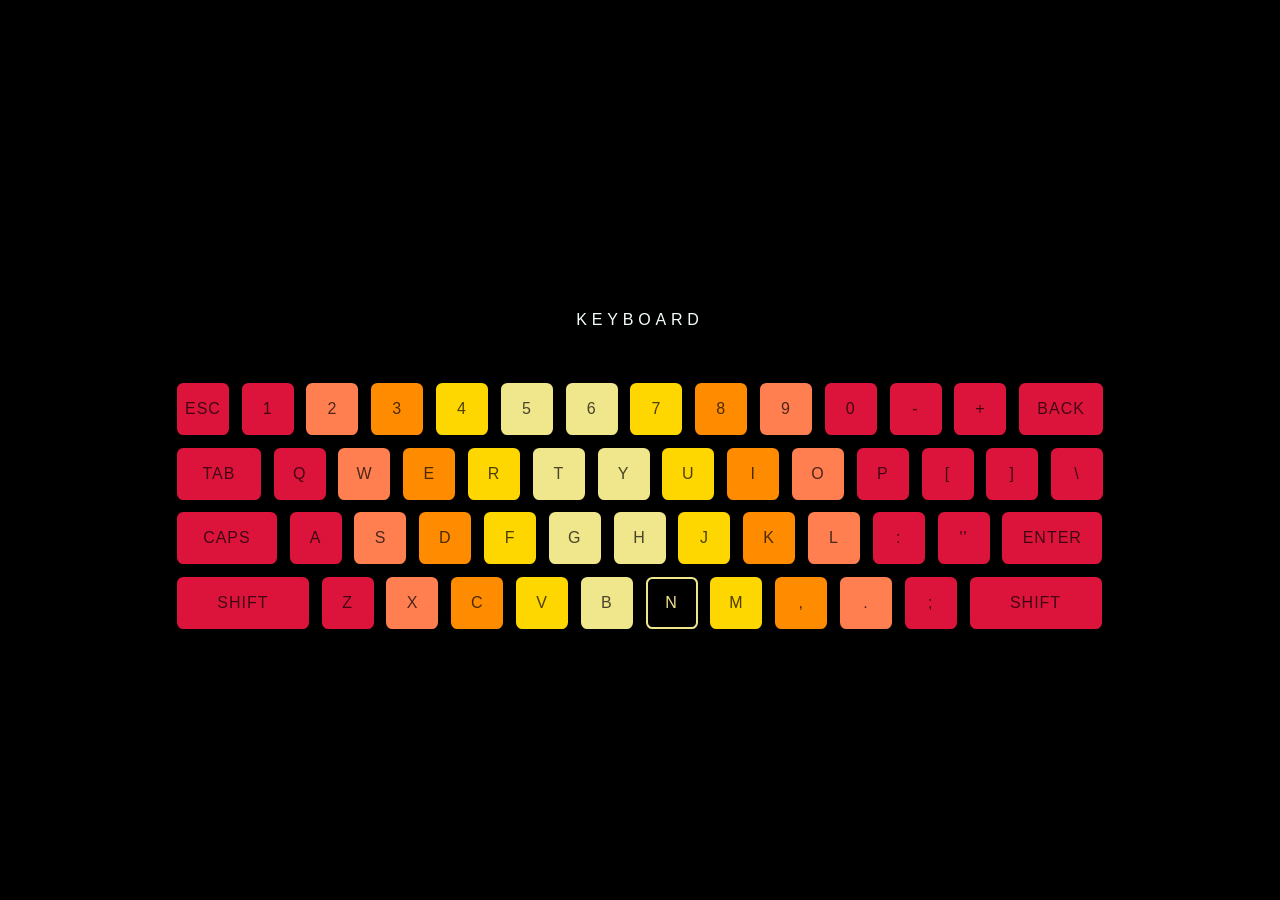
<file: index.html>
<!DOCTYPE html>
<html lang="en">
  <head>
    <meta charset="UTF-8" />

    <link rel="stylesheet" href="2.css" />
    <link rel="stylesheet" href="1.css" />
    <link rel="shortcut icon" href="./raffneptune.jpg" type="image/x-icon" />
    <title>Raff | Keyboard</title>
  </head>

  <body translate="no">
    <h1 class="title">Keyboard</h1>
    <div class="keyboard">
      <ul class="row row-0">
        <li class="pinky" id="esc">ESC</li>
        <li class="pinky" id="1">1</li>
        <li class="ring" id="2">2</li>
        <li class="middle" id="3">3</li>
        <li class="pointer1st" id="4">4</li>
        <li class="pointer2nd" id="5">5</li>
        <li class="pointer2nd" id="6">6</li>
        <li class="pointer1st" id="7">7</li>
        <li class="middle" id="8">8</li>
        <li class="ring" id="9">9</li>
        <li class="pinky" id="10">0</li>
        <li class="pinky">-</li>
        <li class="pinky">+</li>
        <li class="pinky" id="back">BACK</li>
      </ul>
      <ul class="row row-1">
        <li class="pinky" id="tab">TAB</li>
        <li class="pinky" id="Q">Q</li>
        <li class="ring" id="W">W</li>
        <li class="middle" id="E">E</li>
        <li class="pointer1st" id="R">R</li>
        <li class="pointer2nd" id="T">T</li>
        <li class="pointer2nd" id="Y">Y</li>
        <li class="pointer1st" id="U">U</li>
        <li class="middle" id="I">I</li>
        <li class="ring" id="O">O</li>
        <li class="pinky" id="P">P</li>
        <li class="pinky">[</li>
        <li class="pinky">]</li>
        <li class="pinky">\</li>
      </ul>
      <ul class="row row-2">
        <li class="pinky" id="caps">CAPS</li>
        <li class="pinky" id="A">A</li>
        <li class="ring" id="S">S</li>
        <li class="middle" id="D">D</li>
        <li class="pointer1st" id="F">F</li>
        <li class="pointer2nd" id="G">G</li>
        <li class="pointer2nd" id="H">H</li>
        <li class="pointer1st" id="J">J</li>
        <li class="middle" id="K">K</li>
        <li class="ring" id="L">L</li>
        <li class="pinky">:</li>
        <li class="pinky">''</li>
        <li class="pinky" id="enter">ENTER</li>
      </ul>
      <ul class="row row-3">
        <li class="pinky" id="left-shift">SHIFT</li>
        <li class="pinky" id="Z">Z</li>
        <li class="ring" id="X">X</li>
        <li class="middle" id="C">C</li>
        <li class="pointer1st" id="V">V</li>
        <li class="pointer2nd" id="B">B</li>
        <li class="pointer2nd" id="N">N</li>
        <li class="pointer1st" id="M">M</li>
        <li class="middle">,</li>
        <li class="ring">.</li>
        <li class="pinky">;</li>
        <li class="pinky" id="right-shift">SHIFT</li>
      </ul>
    </div>

    <script src="1.js" id="rendered-js"></script>
  </body>
</html>
</file>
<file: 2.css>
html,
body,
div,
span,
applet,
object,
iframe,
h1,
h2,
h3,
h4,
h5,
h6,
p,
blockquote,
pre,
a,
abbr,
acronym,
address,
big,
cite,
code,
del,
dfn,
em,
img,
ins,
kbd,
q,
s,
samp,
small,
strike,
strong,
sub,
sup,
tt,
var,
b,
u,
i,
center,
dl,
dt,
dd,
ol,
ul,
li,
fieldset,
form,
label,
legend,
table,
caption,
tbody,
tfoot,
thead,
tr,
th,
td,
article,
aside,
canvas,
details,
embed,
figure,
figcaption,
footer,
header,
hgroup,
menu,
nav,
output,
ruby,
section,
summary,
time,
mark,
audio,
video {
  margin: 0;
  padding: 0;
  border: 0;
  font-size: 100%;
  font: inherit;
  vertical-align: baseline
}

article,
aside,
details,
figcaption,
figure,
footer,
header,
hgroup,
menu,
nav,
section {
  display: block
}

body {
  line-height: 1
}

ol,
ul {
  list-style: none
}

blockquote,
q {
  quotes: none
}

blockquote:before,
blockquote:after,
q:before,
q:after {
  content: '';
  content: none
}

table {
  border-collapse: collapse;
  border-spacing: 0
}
</file>
<file: 1.css>
body {
  background-color: black;
  font-family: "Helvetica Neue", Helvetica, Arial, sans-serif;
  font-weight: 500;
  display: flex;
  flex-direction: column;
  justify-content: center;
  align-items: center;
  height: 100vh;
}

.title {
  color: mintcream;
  text-transform: uppercase;
  margin-top: 3em;
  margin-bottom: 3em;
  font-size: 1em;
  letter-spacing: 0.3em;
}

.keyboard {
  display: flex;
  flex-direction: column;
}

.row {
  list-style: none;
  display: flex;
}

li {
  height: 3em;
  width: 3em;
  color: rgba(0, 0, 0, 0.7);
  border-radius: 0.4em;
  line-height: 3em;
  letter-spacing: 1px;
  margin: 0.4em;
  transition: 0.3s;
  text-align: center;
  font-size: 1em;
}

#tab {
  width: 5em;
}

#caps {
  width: 6em;
}

#left-shift {
  width: 8em;
}

#enter {
  width: 6em;
}

#right-shift {
  width: 8em;
}

#back {
  width: 5em;
}

.pinky {
  background-color: crimson;
  border: 2px solid crimson;
}

.pinky.selected {
  color: crimson;
}

.ring {
  background-color: coral;
  border: 2px solid coral;
}

.ring.selected {
  color: coral;
}

.middle {
  background-color: darkorange;
  border: 2px solid darkorange;
}

.middle.selected {
  color: darkorange;
}

.pointer1st {
  background-color: gold;
  border: 2px solid gold;
}

.pointer1st.selected {
  color: gold;
}

.pointer2nd {
  background-color: khaki;
  border: 2px solid khaki;
}

.pointer2nd.selected {
  color: khaki;
}

.fill-out-key {
  background-color: slategrey;
  border: 2px solid slategrey;
}

.selected {
  background-color: transparent;
  -webkit-animation: vibrate-1 0.3s linear infinite both;
  animation: vibrate-1 0.3s linear infinite both;
}


.hit {
  -webkit-animation: hit 0.3s cubic-bezier(0.39, 0.575, 0.565, 1) both;
  animation: hit 0.3s cubic-bezier(0.39, 0.575, 0.565, 1) both;
}

@-webkit-keyframes hit {
  0% {
    -webkit-transform: scale(1.2);
    transform: scale(1.2);
  }

  100% {
    -webkit-transform: scale(1);
    transform: scale(1);
  }
}

@keyframes hit {
  0% {
    -webkit-transform: scale(1.2);
    transform: scale(1.2);
  }

  100% {
    -webkit-transform: scale(1);
    transform: scale(1);
  }
}

@-webkit-keyframes vibrate-1 {
  0% {
    -webkit-transform: translate(0);
    transform: translate(0);
  }

  20% {
    -webkit-transform: translate(-2px, 2px);
    transform: translate(-2px, 2px);
  }

  40% {
    -webkit-transform: translate(-2px, -2px);
    transform: translate(-2px, -2px);
  }

  60% {
    -webkit-transform: translate(2px, 2px);
    transform: translate(2px, 2px);
  }

  80% {
    -webkit-transform: translate(2px, -2px);
    transform: translate(2px, -2px);
  }

  100% {
    -webkit-transform: translate(0);
    transform: translate(0);
  }
}

@keyframes vibrate-1 {
  0% {
    -webkit-transform: translate(0);
    transform: translate(0);
  }

  20% {
    -webkit-transform: translate(-2px, 2px);
    transform: translate(-2px, 2px);
  }

  40% {
    -webkit-transform: translate(-2px, -2px);
    transform: translate(-2px, -2px);
  }

  60% {
    -webkit-transform: translate(2px, 2px);
    transform: translate(2px, 2px);
  }

  80% {
    -webkit-transform: translate(2px, -2px);
    transform: translate(2px, -2px);
  }

  100% {
    -webkit-transform: translate(0);
    transform: translate(0);
  }
}
</file>
